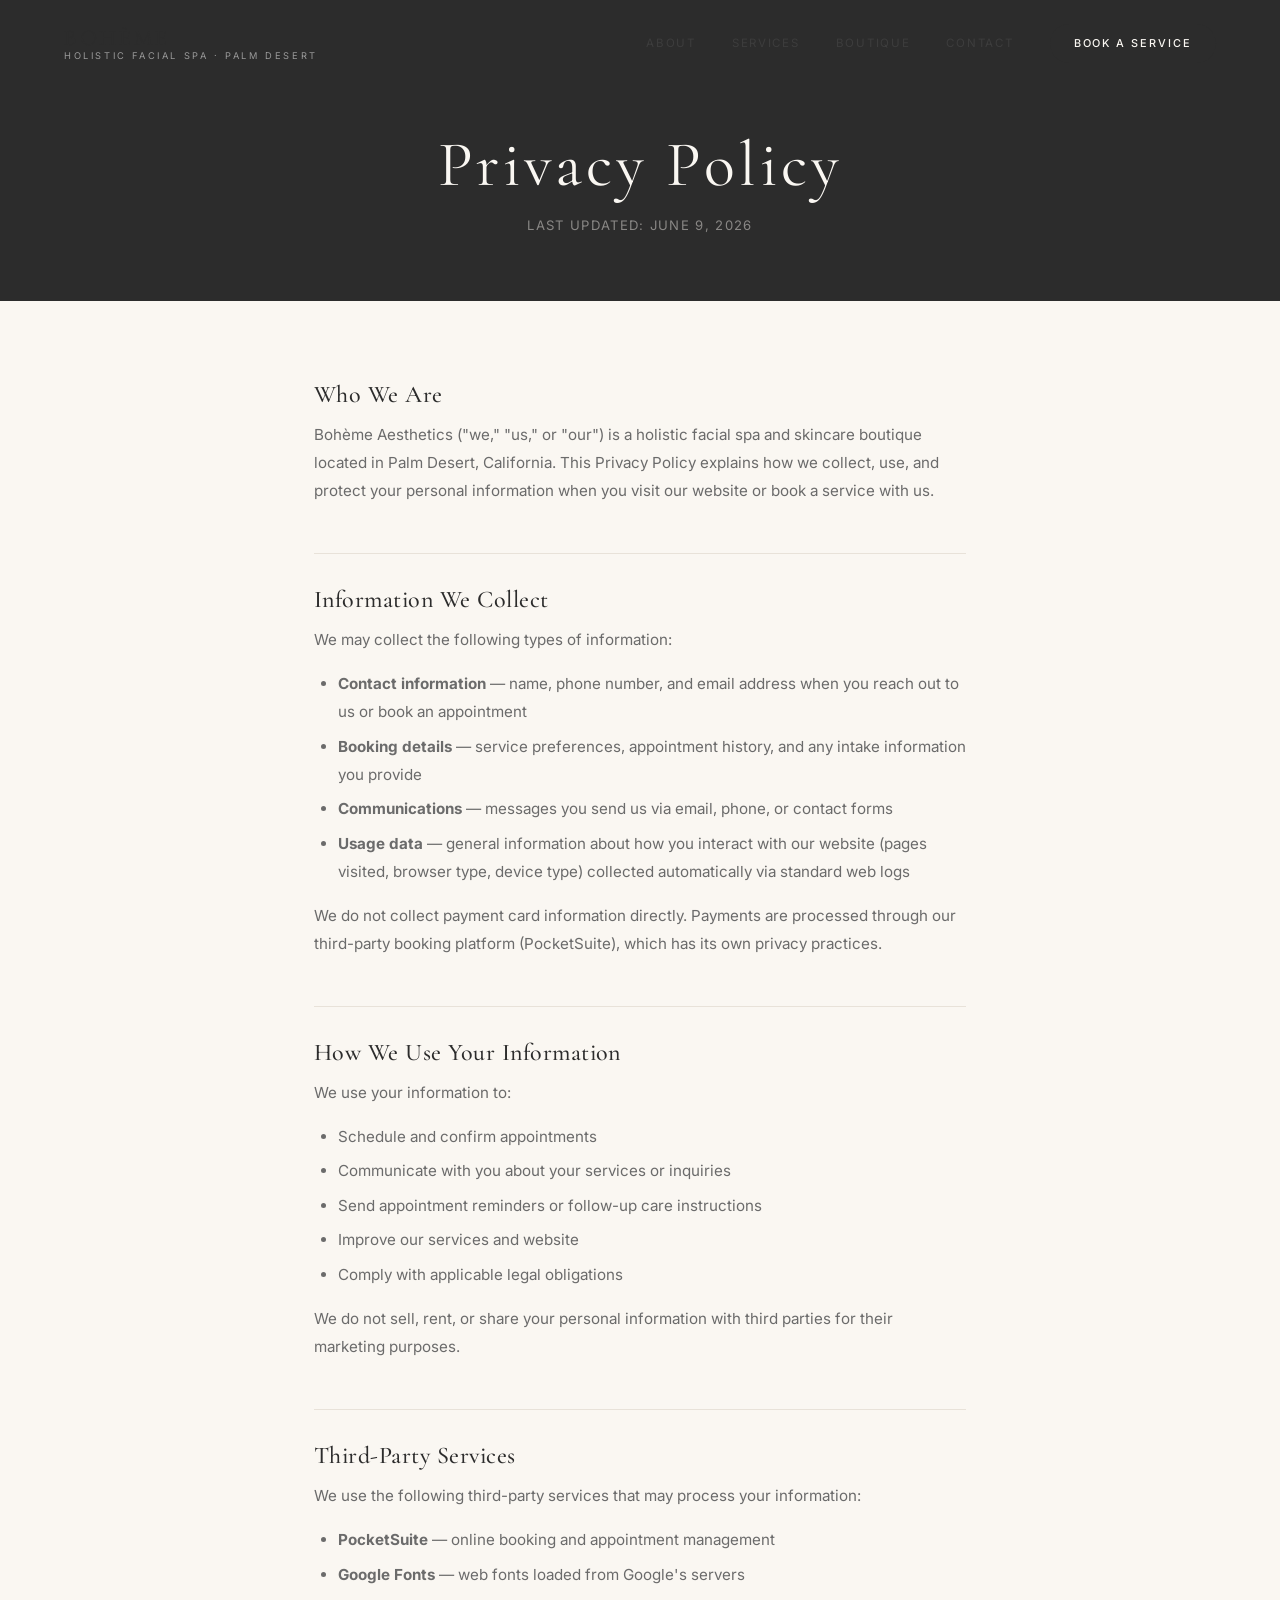
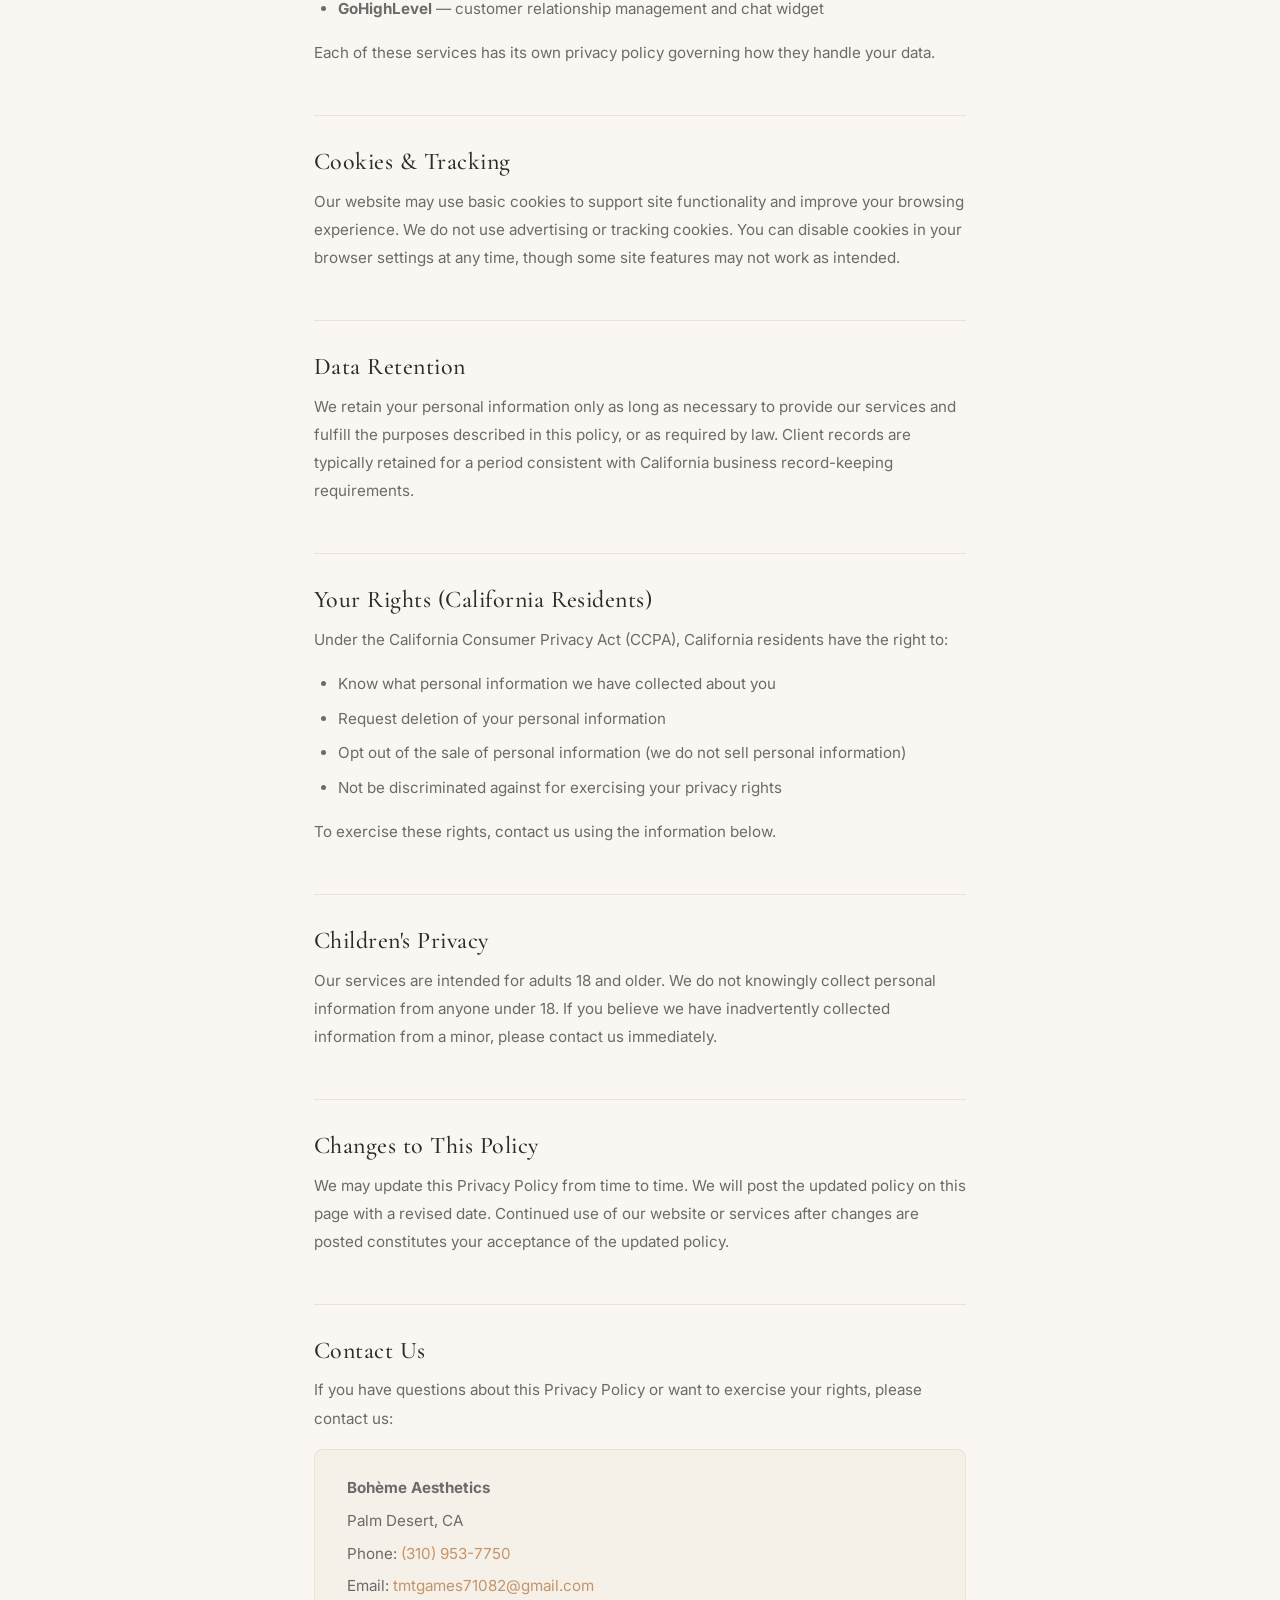
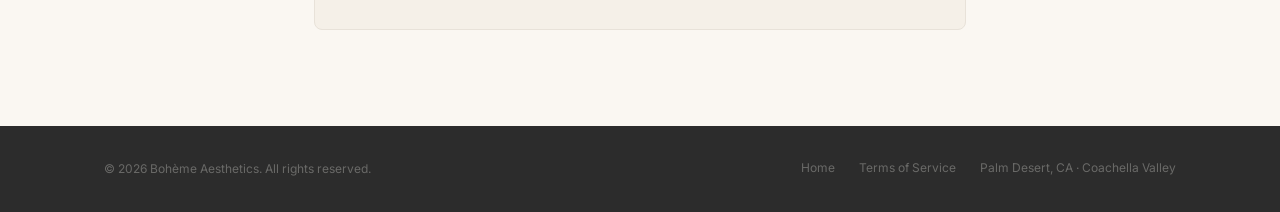
<file: privacy.html>
<!DOCTYPE html>
<html lang="en">
<head>
  <meta charset="UTF-8" />
  <meta name="viewport" content="width=device-width, initial-scale=1.0" />
  <title>Privacy Policy — Bohème Aesthetics</title>
  <meta name="description" content="Privacy Policy for Bohème Aesthetics, a holistic facial spa in Palm Desert, CA." />
  <meta name="robots" content="noindex, nofollow" />
  <link rel="preconnect" href="https://fonts.googleapis.com" />
  <link rel="preconnect" href="https://fonts.gstatic.com" crossorigin />
  <link href="https://fonts.googleapis.com/css2?family=Cormorant+Garamond:ital,wght@0,300;0,400;0,500;0,600;1,300;1,400;1,500&family=Inter:wght@300;400;500;600&display=swap" rel="stylesheet" />
  <link rel="stylesheet" href="css/main.css" />
  <link rel="stylesheet" href="css/nav.css" />
  <link rel="stylesheet" href="css/components.css" />
  <style>
    .legal-hero {
      background: var(--charcoal);
      padding: 8rem 0 4rem;
      text-align: center;
    }
    .legal-hero h1 {
      font-family: var(--font-head);
      font-size: clamp(2.2rem, 6vw, 4rem);
      color: var(--cream);
      font-weight: 400;
      letter-spacing: 0.06em;
      margin-bottom: 0.75rem;
    }
    .legal-hero p {
      font-size: 0.82rem;
      color: rgba(250,247,242,0.45);
      letter-spacing: 0.1em;
      text-transform: uppercase;
    }
    .legal-body {
      max-width: 780px;
      margin: 0 auto;
      padding: 5rem var(--side-pad) 6rem;
    }
    .legal-body h2 {
      font-family: var(--font-head);
      font-size: 1.5rem;
      font-weight: 500;
      color: var(--charcoal);
      margin: 3rem 0 0.75rem;
      padding-top: 2rem;
      border-top: 1px solid var(--border);
    }
    .legal-body h2:first-of-type { border-top: none; margin-top: 0; padding-top: 0; }
    .legal-body p {
      font-size: 0.95rem;
      color: var(--gray-1);
      line-height: 1.85;
      margin-bottom: 1rem;
    }
    .legal-body ul {
      list-style: disc;
      padding-left: 1.5rem;
      margin-bottom: 1rem;
    }
    .legal-body ul li {
      font-size: 0.95rem;
      color: var(--gray-1);
      line-height: 1.85;
      margin-bottom: 0.4rem;
    }
    .legal-body a { color: var(--rose); }
    .legal-body a:hover { opacity: 0.75; }
    .legal-contact-box {
      background: var(--cream-2, #f5f2ed);
      border: 1px solid var(--border);
      border-radius: 8px;
      padding: 1.5rem 2rem;
      margin-top: 1rem;
    }
    .legal-contact-box p { margin-bottom: 0.3rem; }
  </style>
</head>
<body>

  <div class="page-transition"></div>

  <!-- NAV -->
  <nav class="nav">
    <a href="index.html" class="nav-logo">
      <span class="nav-logo-main">Bohème</span>
      <span class="nav-logo-sub">Holistic Facial Spa · Palm Desert</span>
    </a>
    <div class="nav-links">
      <a href="about.html" class="nav-link">About</a>
      <a href="services.html" class="nav-link">Services</a>
      <a href="shop.html" class="nav-link">Boutique</a>
      <a href="contact.html" class="nav-link">Contact</a>
      <a href="https://pocketsuite.io/book/boheme-aesthetics/items/full-service-menu" class="nav-cta" target="_blank" rel="noopener">Book a Service</a>
    </div>
    <button class="nav-hamburger" aria-label="Toggle menu" aria-expanded="false">
      <span></span><span></span><span></span>
    </button>
  </nav>

  <!-- Mobile menu -->
  <div class="nav-mobile">
    <nav style="width:100%;">
      <a href="about.html" class="nav-mobile-link">About</a>
      <a href="services.html" class="nav-mobile-link">Services</a>
      <a href="shop.html" class="nav-mobile-link">Boutique</a>
      <a href="contact.html" class="nav-mobile-link">Contact</a>
    </nav>
    <a href="https://pocketsuite.io/book/boheme-aesthetics/items/full-service-menu" class="nav-mobile-cta" target="_blank" rel="noopener">Book a Service</a>
  </div>

  <!-- HERO -->
  <div class="legal-hero">
    <div class="container">
      <h1>Privacy Policy</h1>
      <p>Last updated: June 9, 2026</p>
    </div>
  </div>

  <!-- CONTENT -->
  <main class="legal-body">

    <h2>Who We Are</h2>
    <p>Bohème Aesthetics ("we," "us," or "our") is a holistic facial spa and skincare boutique located in Palm Desert, California. This Privacy Policy explains how we collect, use, and protect your personal information when you visit our website or book a service with us.</p>

    <h2>Information We Collect</h2>
    <p>We may collect the following types of information:</p>
    <ul>
      <li><strong>Contact information</strong> — name, phone number, and email address when you reach out to us or book an appointment</li>
      <li><strong>Booking details</strong> — service preferences, appointment history, and any intake information you provide</li>
      <li><strong>Communications</strong> — messages you send us via email, phone, or contact forms</li>
      <li><strong>Usage data</strong> — general information about how you interact with our website (pages visited, browser type, device type) collected automatically via standard web logs</li>
    </ul>
    <p>We do not collect payment card information directly. Payments are processed through our third-party booking platform (PocketSuite), which has its own privacy practices.</p>

    <h2>How We Use Your Information</h2>
    <p>We use your information to:</p>
    <ul>
      <li>Schedule and confirm appointments</li>
      <li>Communicate with you about your services or inquiries</li>
      <li>Send appointment reminders or follow-up care instructions</li>
      <li>Improve our services and website</li>
      <li>Comply with applicable legal obligations</li>
    </ul>
    <p>We do not sell, rent, or share your personal information with third parties for their marketing purposes.</p>

    <h2>Third-Party Services</h2>
    <p>We use the following third-party services that may process your information:</p>
    <ul>
      <li><strong>PocketSuite</strong> — online booking and appointment management</li>
      <li><strong>Google Fonts</strong> — web fonts loaded from Google's servers</li>
      <li><strong>GoHighLevel</strong> — customer relationship management and chat widget</li>
    </ul>
    <p>Each of these services has its own privacy policy governing how they handle your data.</p>

    <h2>Cookies & Tracking</h2>
    <p>Our website may use basic cookies to support site functionality and improve your browsing experience. We do not use advertising or tracking cookies. You can disable cookies in your browser settings at any time, though some site features may not work as intended.</p>

    <h2>Data Retention</h2>
    <p>We retain your personal information only as long as necessary to provide our services and fulfill the purposes described in this policy, or as required by law. Client records are typically retained for a period consistent with California business record-keeping requirements.</p>

    <h2>Your Rights (California Residents)</h2>
    <p>Under the California Consumer Privacy Act (CCPA), California residents have the right to:</p>
    <ul>
      <li>Know what personal information we have collected about you</li>
      <li>Request deletion of your personal information</li>
      <li>Opt out of the sale of personal information (we do not sell personal information)</li>
      <li>Not be discriminated against for exercising your privacy rights</li>
    </ul>
    <p>To exercise these rights, contact us using the information below.</p>

    <h2>Children's Privacy</h2>
    <p>Our services are intended for adults 18 and older. We do not knowingly collect personal information from anyone under 18. If you believe we have inadvertently collected information from a minor, please contact us immediately.</p>

    <h2>Changes to This Policy</h2>
    <p>We may update this Privacy Policy from time to time. We will post the updated policy on this page with a revised date. Continued use of our website or services after changes are posted constitutes your acceptance of the updated policy.</p>

    <h2>Contact Us</h2>
    <p>If you have questions about this Privacy Policy or want to exercise your rights, please contact us:</p>
    <div class="legal-contact-box">
      <p><strong>Bohème Aesthetics</strong></p>
      <p>Palm Desert, CA</p>
      <p>Phone: <a href="tel:+13109537750">(310) 953-7750</a></p>
      <p>Email: <a href="mailto:tmtgames71082@gmail.com">tmtgames71082@gmail.com</a></p>
    </div>

  </main>

  <!-- FOOTER -->
  <footer style="background:var(--charcoal);padding:2rem 0;position:relative;">
    <div class="container" style="padding-top:0;display:flex;justify-content:space-between;flex-wrap:wrap;gap:1rem;">
      <p style="font-size:0.75rem;color:rgba(250,247,242,0.3);">© 2026 Bohème Aesthetics. All rights reserved.</p>
      <div style="display:flex;gap:1.5rem;flex-wrap:wrap;">
        <a href="index.html" style="font-size:0.75rem;color:rgba(250,247,242,0.3);">Home</a>
        <a href="tos.html" style="font-size:0.75rem;color:rgba(250,247,242,0.3);">Terms of Service</a>
        <span style="font-size:0.75rem;color:rgba(250,247,242,0.3);">Palm Desert, CA · Coachella Valley</span>
      </div>
    </div>
  </footer>

  <script src="js/main.js"></script>
  <script src="js/popup.js"></script>
  <script
    src="https://widgets.leadconnectorhq.com/loader.js"
    data-resources-url="https://widgets.leadconnectorhq.com/chat-widget/loader.js"
    data-widget-id="6a272209cce0c0ecc8d1b4ca"
    data-source="WEB_USER">
  </script>
</body>
</html>
</file>
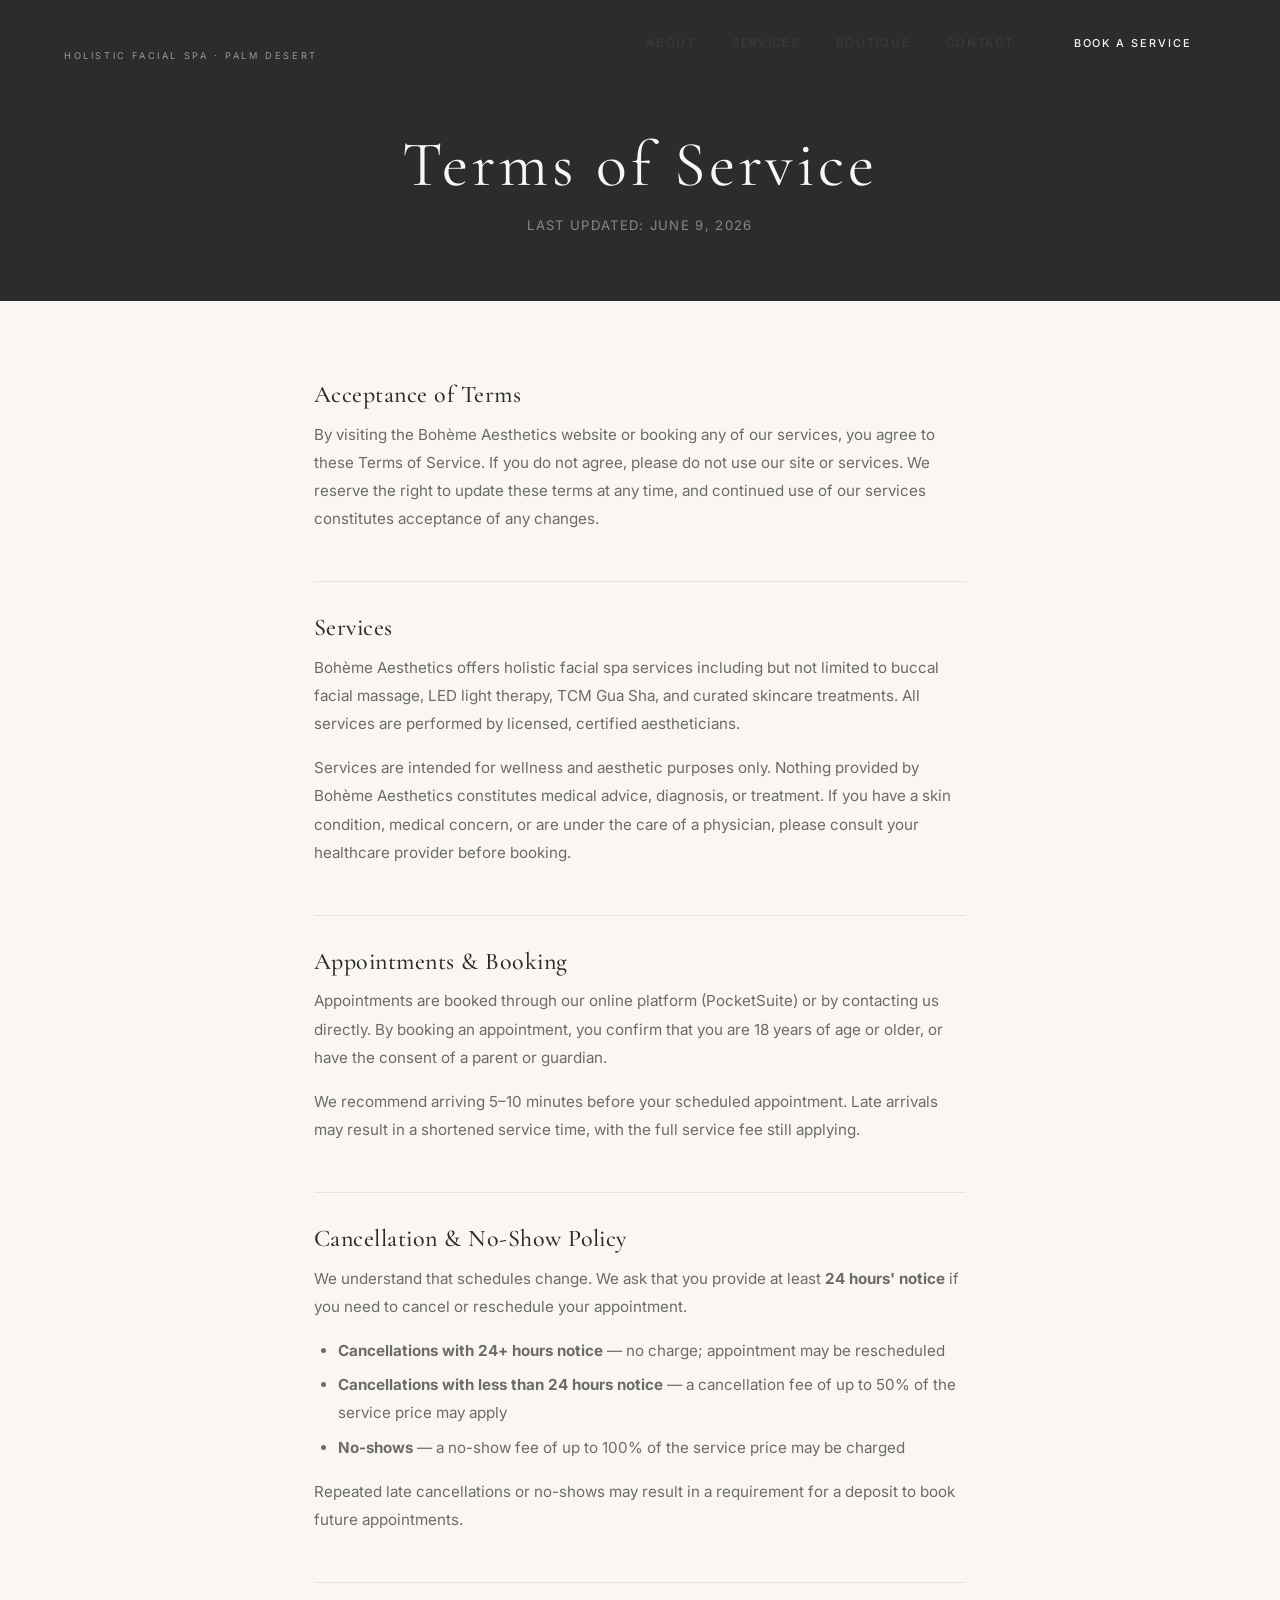
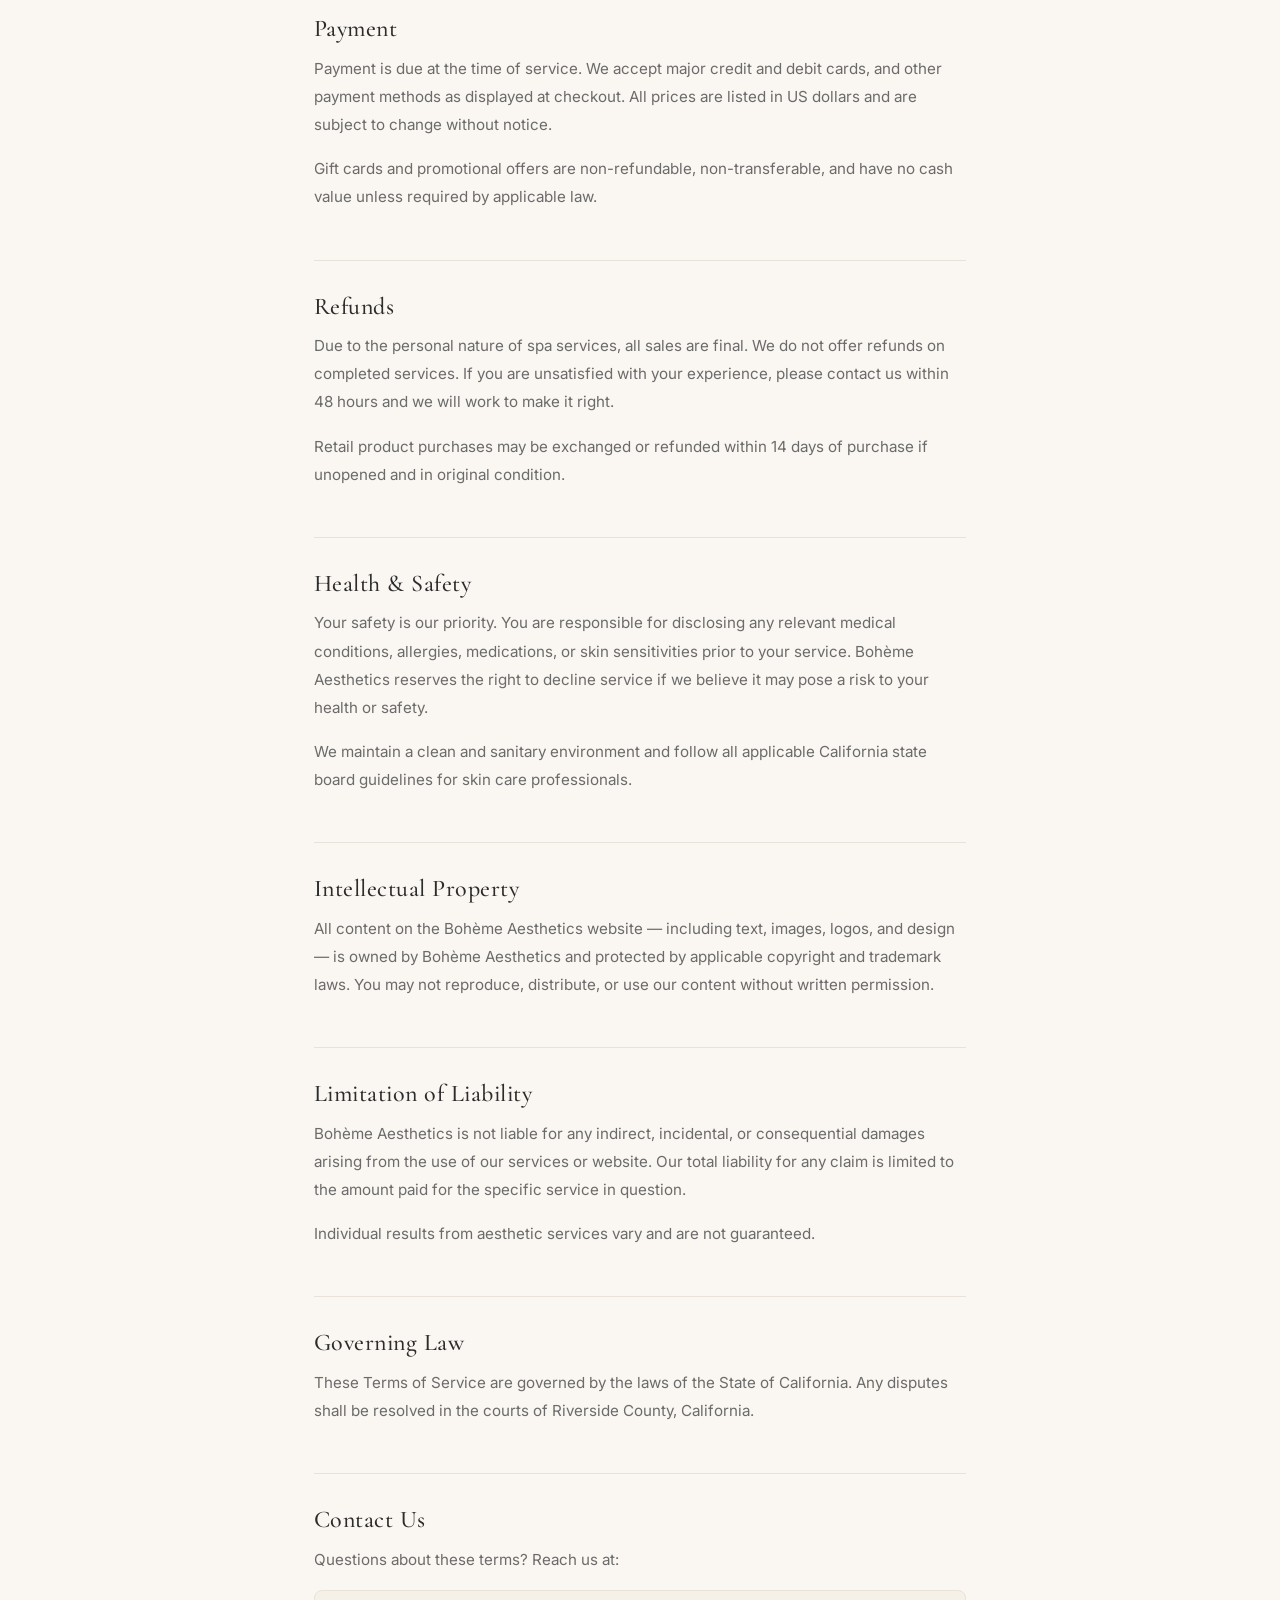
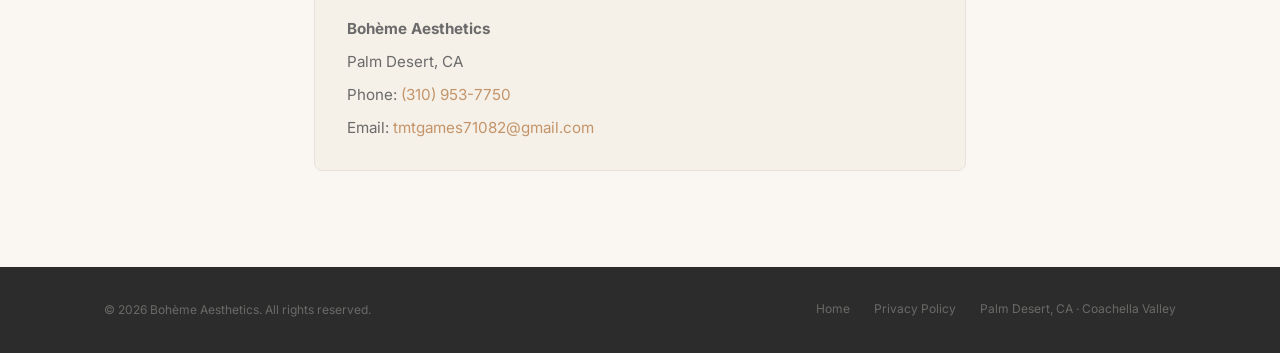
<file: tos.html>
<!DOCTYPE html>
<html lang="en">
<head>
  <meta charset="UTF-8" />
  <meta name="viewport" content="width=device-width, initial-scale=1.0" />
  <title>Terms of Service — Bohème Aesthetics</title>
  <meta name="description" content="Terms of Service for Bohème Aesthetics, a holistic facial spa in Palm Desert, CA." />
  <meta name="robots" content="noindex, nofollow" />
  <link rel="preconnect" href="https://fonts.googleapis.com" />
  <link rel="preconnect" href="https://fonts.gstatic.com" crossorigin />
  <link href="https://fonts.googleapis.com/css2?family=Cormorant+Garamond:ital,wght@0,300;0,400;0,500;0,600;1,300;1,400;1,500&family=Inter:wght@300;400;500;600&display=swap" rel="stylesheet" />
  <link rel="stylesheet" href="css/main.css" />
  <link rel="stylesheet" href="css/nav.css" />
  <link rel="stylesheet" href="css/components.css" />
  <style>
    .legal-hero {
      background: var(--charcoal);
      padding: 8rem 0 4rem;
      text-align: center;
    }
    .legal-hero h1 {
      font-family: var(--font-head);
      font-size: clamp(2.2rem, 6vw, 4rem);
      color: var(--cream);
      font-weight: 400;
      letter-spacing: 0.06em;
      margin-bottom: 0.75rem;
    }
    .legal-hero p {
      font-size: 0.82rem;
      color: rgba(250,247,242,0.45);
      letter-spacing: 0.1em;
      text-transform: uppercase;
    }
    .legal-body {
      max-width: 780px;
      margin: 0 auto;
      padding: 5rem var(--side-pad) 6rem;
    }
    .legal-body h2 {
      font-family: var(--font-head);
      font-size: 1.5rem;
      font-weight: 500;
      color: var(--charcoal);
      margin: 3rem 0 0.75rem;
      padding-top: 2rem;
      border-top: 1px solid var(--border);
    }
    .legal-body h2:first-of-type { border-top: none; margin-top: 0; padding-top: 0; }
    .legal-body p {
      font-size: 0.95rem;
      color: var(--gray-1);
      line-height: 1.85;
      margin-bottom: 1rem;
    }
    .legal-body ul {
      list-style: disc;
      padding-left: 1.5rem;
      margin-bottom: 1rem;
    }
    .legal-body ul li {
      font-size: 0.95rem;
      color: var(--gray-1);
      line-height: 1.85;
      margin-bottom: 0.4rem;
    }
    .legal-body a { color: var(--rose); }
    .legal-body a:hover { opacity: 0.75; }
    .legal-contact-box {
      background: var(--cream-2, #f5f2ed);
      border: 1px solid var(--border);
      border-radius: 8px;
      padding: 1.5rem 2rem;
      margin-top: 1rem;
    }
    .legal-contact-box p { margin-bottom: 0.3rem; }
  </style>
</head>
<body>

  <div class="page-transition"></div>

  <!-- NAV -->
  <nav class="nav">
    <a href="index.html" class="nav-logo">
      <span class="nav-logo-main">Bohème</span>
      <span class="nav-logo-sub">Holistic Facial Spa · Palm Desert</span>
    </a>
    <div class="nav-links">
      <a href="about.html" class="nav-link">About</a>
      <a href="services.html" class="nav-link">Services</a>
      <a href="shop.html" class="nav-link">Boutique</a>
      <a href="contact.html" class="nav-link">Contact</a>
      <a href="https://pocketsuite.io/book/boheme-aesthetics/items/full-service-menu" class="nav-cta" target="_blank" rel="noopener">Book a Service</a>
    </div>
    <button class="nav-hamburger" aria-label="Toggle menu" aria-expanded="false">
      <span></span><span></span><span></span>
    </button>
  </nav>

  <!-- Mobile menu -->
  <div class="nav-mobile">
    <nav style="width:100%;">
      <a href="about.html" class="nav-mobile-link">About</a>
      <a href="services.html" class="nav-mobile-link">Services</a>
      <a href="shop.html" class="nav-mobile-link">Boutique</a>
      <a href="contact.html" class="nav-mobile-link">Contact</a>
    </nav>
    <a href="https://pocketsuite.io/book/boheme-aesthetics/items/full-service-menu" class="nav-mobile-cta" target="_blank" rel="noopener">Book a Service</a>
  </div>

  <!-- HERO -->
  <div class="legal-hero">
    <div class="container">
      <h1>Terms of Service</h1>
      <p>Last updated: June 9, 2026</p>
    </div>
  </div>

  <!-- CONTENT -->
  <main class="legal-body">

    <h2>Acceptance of Terms</h2>
    <p>By visiting the Bohème Aesthetics website or booking any of our services, you agree to these Terms of Service. If you do not agree, please do not use our site or services. We reserve the right to update these terms at any time, and continued use of our services constitutes acceptance of any changes.</p>

    <h2>Services</h2>
    <p>Bohème Aesthetics offers holistic facial spa services including but not limited to buccal facial massage, LED light therapy, TCM Gua Sha, and curated skincare treatments. All services are performed by licensed, certified aestheticians.</p>
    <p>Services are intended for wellness and aesthetic purposes only. Nothing provided by Bohème Aesthetics constitutes medical advice, diagnosis, or treatment. If you have a skin condition, medical concern, or are under the care of a physician, please consult your healthcare provider before booking.</p>

    <h2>Appointments & Booking</h2>
    <p>Appointments are booked through our online platform (PocketSuite) or by contacting us directly. By booking an appointment, you confirm that you are 18 years of age or older, or have the consent of a parent or guardian.</p>
    <p>We recommend arriving 5–10 minutes before your scheduled appointment. Late arrivals may result in a shortened service time, with the full service fee still applying.</p>

    <h2>Cancellation & No-Show Policy</h2>
    <p>We understand that schedules change. We ask that you provide at least <strong>24 hours' notice</strong> if you need to cancel or reschedule your appointment.</p>
    <ul>
      <li><strong>Cancellations with 24+ hours notice</strong> — no charge; appointment may be rescheduled</li>
      <li><strong>Cancellations with less than 24 hours notice</strong> — a cancellation fee of up to 50% of the service price may apply</li>
      <li><strong>No-shows</strong> — a no-show fee of up to 100% of the service price may be charged</li>
    </ul>
    <p>Repeated late cancellations or no-shows may result in a requirement for a deposit to book future appointments.</p>

    <h2>Payment</h2>
    <p>Payment is due at the time of service. We accept major credit and debit cards, and other payment methods as displayed at checkout. All prices are listed in US dollars and are subject to change without notice.</p>
    <p>Gift cards and promotional offers are non-refundable, non-transferable, and have no cash value unless required by applicable law.</p>

    <h2>Refunds</h2>
    <p>Due to the personal nature of spa services, all sales are final. We do not offer refunds on completed services. If you are unsatisfied with your experience, please contact us within 48 hours and we will work to make it right.</p>
    <p>Retail product purchases may be exchanged or refunded within 14 days of purchase if unopened and in original condition.</p>

    <h2>Health & Safety</h2>
    <p>Your safety is our priority. You are responsible for disclosing any relevant medical conditions, allergies, medications, or skin sensitivities prior to your service. Bohème Aesthetics reserves the right to decline service if we believe it may pose a risk to your health or safety.</p>
    <p>We maintain a clean and sanitary environment and follow all applicable California state board guidelines for skin care professionals.</p>

    <h2>Intellectual Property</h2>
    <p>All content on the Bohème Aesthetics website — including text, images, logos, and design — is owned by Bohème Aesthetics and protected by applicable copyright and trademark laws. You may not reproduce, distribute, or use our content without written permission.</p>

    <h2>Limitation of Liability</h2>
    <p>Bohème Aesthetics is not liable for any indirect, incidental, or consequential damages arising from the use of our services or website. Our total liability for any claim is limited to the amount paid for the specific service in question.</p>
    <p>Individual results from aesthetic services vary and are not guaranteed.</p>

    <h2>Governing Law</h2>
    <p>These Terms of Service are governed by the laws of the State of California. Any disputes shall be resolved in the courts of Riverside County, California.</p>

    <h2>Contact Us</h2>
    <p>Questions about these terms? Reach us at:</p>
    <div class="legal-contact-box">
      <p><strong>Bohème Aesthetics</strong></p>
      <p>Palm Desert, CA</p>
      <p>Phone: <a href="tel:+13109537750">(310) 953-7750</a></p>
      <p>Email: <a href="mailto:tmtgames71082@gmail.com">tmtgames71082@gmail.com</a></p>
    </div>

  </main>

  <!-- FOOTER -->
  <footer style="background:var(--charcoal);padding:2rem 0;position:relative;">
    <div class="container" style="padding-top:0;display:flex;justify-content:space-between;flex-wrap:wrap;gap:1rem;">
      <p style="font-size:0.75rem;color:rgba(250,247,242,0.3);">© 2026 Bohème Aesthetics. All rights reserved.</p>
      <div style="display:flex;gap:1.5rem;flex-wrap:wrap;">
        <a href="index.html" style="font-size:0.75rem;color:rgba(250,247,242,0.3);">Home</a>
        <a href="privacy.html" style="font-size:0.75rem;color:rgba(250,247,242,0.3);">Privacy Policy</a>
        <span style="font-size:0.75rem;color:rgba(250,247,242,0.3);">Palm Desert, CA · Coachella Valley</span>
      </div>
    </div>
  </footer>

  <script src="js/main.js"></script>
  <script src="js/popup.js"></script>
  <script
    src="https://widgets.leadconnectorhq.com/loader.js"
    data-resources-url="https://widgets.leadconnectorhq.com/chat-widget/loader.js"
    data-widget-id="6a272209cce0c0ecc8d1b4ca"
    data-source="WEB_USER">
  </script>
</body>
</html>
</file>
<file: css/main.css>
/* ============================================================
   BOHEME AESTHETICS — Global Styles
   Design: Luxury spa · Soft, feminine, earthy
   Palette: Cream #FAF7F2 · Sage #8B9E7E · Rose #C4956A · Charcoal #2C2C2C
   Fonts: Cormorant Garamond (headlines) · Inter (body)
   ============================================================ */

@import url('https://fonts.googleapis.com/css2?family=Cormorant+Garamond:ital,wght@0,300;0,400;0,500;0,600;1,300;1,400;1,500&family=Inter:wght@300;400;500;600&display=swap');

/* ── Reset ────────────────────────────────────────────────── */
*, *::before, *::after { box-sizing: border-box; margin: 0; padding: 0; }

:root {
  --cream:       #FAF7F2;
  --cream-2:     #F5F0E8;
  --cream-3:     #EDE7DC;
  --sage:        #8B9E7E;
  --sage-light:  #A8B89C;
  --sage-dim:    rgba(139, 158, 126, 0.12);
  --rose:        #C4956A;
  --rose-light:  #D4AA85;
  --rose-dim:    rgba(196, 149, 106, 0.12);
  --charcoal:    #2C2C2C;
  --charcoal-2:  #3D3D3D;
  --gray-1:      #6B6B6B;
  --gray-2:      #9A9A9A;
  --gray-3:      #C8C4BE;
  --border:      #E8E2D9;
  --border-2:    #D9D1C6;

  --font-head:   'Cormorant Garamond', Georgia, serif;
  --font-body:   'Inter', system-ui, sans-serif;

  --r-sm:        2px;
  --r-md:        6px;
  --r-lg:        12px;
  --r-xl:        24px;
  --r-full:      100px;

  --space-xs:    0.5rem;
  --space-sm:    1rem;
  --space-md:    2rem;
  --space-lg:    4rem;
  --space-xl:    8rem;

  --max-w:       1200px;
  --side-pad:    clamp(1.5rem, 5vw, 5rem);

  --transition:  0.35s cubic-bezier(0.4, 0, 0.2, 1);
  --transition-slow: 0.65s cubic-bezier(0.4, 0, 0.2, 1);
}

html { scroll-behavior: smooth; font-size: 16px; -webkit-font-smoothing: antialiased; }

body {
  background: var(--cream);
  color: var(--charcoal);
  font-family: var(--font-body);
  font-size: 1rem;
  line-height: 1.7;
  overflow-x: hidden;
}

body.menu-open { overflow: hidden; }

/* ── Typography ───────────────────────────────────────────── */
h1, h2, h3, h4 {
  font-family: var(--font-head);
  font-weight: 400;
  line-height: 1.15;
  letter-spacing: 0.02em;
  color: var(--charcoal);
}

h1 { font-size: clamp(2.5rem, 6vw, 5.5rem); }
h2 { font-size: clamp(2rem, 4vw, 3.8rem); }
h3 { font-size: clamp(1.5rem, 3vw, 2.5rem); }
h4 { font-size: clamp(1.2rem, 2vw, 1.8rem); }

p { font-size: clamp(0.9rem, 1.3vw, 1rem); color: var(--gray-1); line-height: 1.8; }

a { color: inherit; text-decoration: none; }
img { display: block; max-width: 100%; }
ul, ol { list-style: none; }

/* ── Layout ───────────────────────────────────────────────── */
.container {
  width: 100%;
  max-width: var(--max-w);
  margin: 0 auto;
  padding: 0 var(--side-pad);
}

.section { padding: var(--space-xl) 0; }
.section--sm { padding: var(--space-lg) 0; }
.section--xs { padding: var(--space-md) 0; }

/* ── Section labels ───────────────────────────────────────── */
.eyebrow {
  display: block;
  font-family: var(--font-body);
  font-size: 0.68rem;
  font-weight: 500;
  letter-spacing: 0.22em;
  text-transform: uppercase;
  color: var(--sage);
  margin-bottom: 0.75rem;
}

.eyebrow--rose { color: var(--rose); }

/* ── Decorative divider ───────────────────────────────────── */
.ornament {
  display: flex;
  align-items: center;
  gap: 0.75rem;
  margin: 1.5rem 0;
}

.ornament::before,
.ornament::after {
  content: '';
  flex: 1;
  height: 1px;
  background: var(--border);
}

.ornament-symbol {
  font-size: 0.7rem;
  color: var(--rose);
  letter-spacing: 0.15em;
}

/* ── Page transition ──────────────────────────────────────── */
.page-transition {
  position: fixed;
  inset: 0;
  background: var(--cream);
  z-index: 9998;
  pointer-events: none;
  opacity: 0;
}

/* ── Scroll fade initial states ───────────────────────────── */
.fade-up   { opacity: 0; transform: translateY(40px); }
.fade-in   { opacity: 0; }
.fade-left { opacity: 0; transform: translateX(-40px); }
.fade-right { opacity: 0; transform: translateX(40px); }

@media (prefers-reduced-motion: reduce) {
  .fade-up, .fade-in, .fade-left, .fade-right { opacity: 1 !important; transform: none !important; }
}

/* ── Utilities ────────────────────────────────────────────── */
.text-center { text-align: center; }
.text-sage   { color: var(--sage); }
.text-rose   { color: var(--rose); }
.text-gray   { color: var(--gray-2); }
.italic      { font-style: italic; }

.grid-2 { display: grid; grid-template-columns: repeat(2, 1fr); gap: var(--space-md); }
.grid-3 { display: grid; grid-template-columns: repeat(3, 1fr); gap: var(--space-md); }
.grid-4 { display: grid; grid-template-columns: repeat(4, 1fr); gap: 1.5rem; }

@media (max-width: 900px) {
  .grid-3 { grid-template-columns: repeat(2, 1fr); }
  .grid-4 { grid-template-columns: repeat(2, 1fr); }
  /* Collapse all inline 2-col grids inside sections (hero, philosophy, about, boutique, etc.) */
  section [style*="grid-template-columns:1fr 1fr"] {
    grid-template-columns: 1fr !important;
    gap: 2.5rem !important;
  }
}
@media (max-width: 640px) {
  .grid-2, .grid-3, .grid-4 { grid-template-columns: 1fr; }
  .section { padding: 3.5rem 0; }
  .section--sm { padding: 2rem 0; }
  /* Award badge: pull out of absolute position when grid stacks */
  .award-badge {
    position: static !important;
    margin-top: 1.25rem;
    display: inline-block;
  }
  /* Reduce oversized inline gaps when sections stack */
  section [style*="gap:5rem"],
  section [style*="gap:6rem"] {
    gap: 2rem !important;
  }
  /* Hero scroll indicator hidden on small screens */
  .hero-scroll { display: none !important; }
}
</file>
<file: css/nav.css>
/* ============================================================
   BOHEME AESTHETICS — Navigation
   ============================================================ */

.nav {
  position: fixed;
  top: 0; left: 0; right: 0;
  z-index: 1000;
  padding: 1.5rem var(--side-pad);
  display: flex;
  align-items: center;
  justify-content: space-between;
  transition: background-color var(--transition), backdrop-filter var(--transition), padding var(--transition), border-bottom var(--transition);
}

.nav.scrolled {
  background: rgba(250, 247, 242, 0.96);
  backdrop-filter: blur(12px);
  -webkit-backdrop-filter: blur(12px);
  border-bottom: 1px solid var(--border);
  padding: 1rem var(--side-pad);
}

/* Logo */
.nav-logo {
  display: flex;
  flex-direction: column;
  line-height: 1;
}

.nav-logo-main {
  font-family: var(--font-head);
  font-size: 1.4rem;
  font-weight: 400;
  letter-spacing: 0.12em;
  color: var(--charcoal);
  text-transform: uppercase;
  transition: color var(--transition);
}

.nav-logo-main:hover { color: var(--sage); }

.nav-logo-sub {
  font-size: 0.58rem;
  font-weight: 400;
  letter-spacing: 0.28em;
  text-transform: uppercase;
  color: var(--gray-2);
  margin-top: 2px;
}

/* Desktop links */
.nav-links {
  display: flex;
  align-items: center;
  gap: 2.25rem;
}

.nav-link {
  font-size: 0.72rem;
  font-weight: 400;
  letter-spacing: 0.15em;
  text-transform: uppercase;
  color: var(--charcoal-2);
  position: relative;
  transition: color var(--transition);
}

.nav-link::after {
  content: '';
  position: absolute;
  bottom: -3px;
  left: 0;
  width: 0;
  height: 1px;
  background: var(--rose);
  transition: width var(--transition);
}

.nav-link:hover { color: var(--charcoal); }
.nav-link:hover::after { width: 100%; }

/* Book CTA */
.nav-cta {
  display: inline-flex;
  align-items: center;
  gap: 0.5rem;
  font-size: 0.68rem;
  font-weight: 500;
  letter-spacing: 0.18em;
  text-transform: uppercase;
  color: var(--cream);
  background: var(--charcoal);
  padding: 0.65rem 1.5rem;
  border-radius: var(--r-full);
  transition: background-color var(--transition), transform var(--transition);
}

.nav-cta:hover {
  background: var(--rose);
  transform: translateY(-1px);
}

/* Hamburger */
.nav-hamburger {
  display: none;
  flex-direction: column;
  gap: 5px;
  width: 26px;
  background: none;
  border: none;
  cursor: pointer;
  padding: 0;
  z-index: 1002;
}

.nav-hamburger span {
  display: block;
  width: 100%;
  height: 1px;
  background: var(--charcoal);
  transition: transform 0.3s ease, opacity 0.3s ease;
}

.nav-hamburger.active span:nth-child(1) { transform: translateY(6px) rotate(45deg); }
.nav-hamburger.active span:nth-child(2) { opacity: 0; }
.nav-hamburger.active span:nth-child(3) { transform: translateY(-6px) rotate(-45deg); }

/* Mobile overlay */
.nav-mobile {
  position: fixed;
  inset: 0;
  background: var(--cream);
  z-index: 1001;
  display: flex;
  flex-direction: column;
  justify-content: center;
  align-items: flex-start;
  padding: 0 var(--side-pad);
  opacity: 0;
  pointer-events: none;
  transition: opacity 0.35s ease;
}

.nav-mobile.open { opacity: 1; pointer-events: all; }

.nav-mobile-link {
  font-family: var(--font-head);
  font-size: clamp(2.5rem, 7vw, 3.5rem);
  color: var(--charcoal);
  border-bottom: 1px solid var(--border);
  padding: 1rem 0;
  width: 100%;
  letter-spacing: 0.05em;
  transition: color var(--transition), padding-left var(--transition);
  display: block;
}

.nav-mobile-link:hover { color: var(--rose); padding-left: 0.75rem; }

.nav-mobile-cta {
  margin-top: 2rem;
  display: inline-flex;
  font-size: 0.75rem;
  font-weight: 500;
  letter-spacing: 0.18em;
  text-transform: uppercase;
  color: var(--cream);
  background: var(--charcoal);
  padding: 1rem 2rem;
  border-radius: var(--r-full);
}

@media (max-width: 900px) {
  .nav-links { display: none; }
  .nav-hamburger { display: flex; }
}
</file>
<file: css/components.css>
/* ============================================================
   BOHEME AESTHETICS — Components
   Buttons, cards, service tiles, product grid, forms
   ============================================================ */

/* ── Buttons ──────────────────────────────────────────────── */
.btn {
  display: inline-flex;
  align-items: center;
  gap: 0.5rem;
  font-family: var(--font-body);
  font-size: 0.68rem;
  font-weight: 500;
  letter-spacing: 0.18em;
  text-transform: uppercase;
  padding: 0.9rem 2rem;
  border-radius: var(--r-full);
  border: 1px solid transparent;
  cursor: pointer;
  transition: background-color var(--transition), border-color var(--transition), color var(--transition), transform var(--transition), box-shadow var(--transition);
  text-decoration: none;
  white-space: nowrap;
}

.btn-dark {
  background: var(--charcoal);
  color: var(--cream);
  border-color: var(--charcoal);
}
.btn-dark:hover {
  background: var(--charcoal-2);
  transform: translateY(-2px);
  box-shadow: 0 6px 20px rgba(44, 44, 44, 0.2);
}

.btn-outline {
  background: transparent;
  color: var(--charcoal);
  border-color: var(--charcoal);
}
.btn-outline:hover {
  background: var(--charcoal);
  color: var(--cream);
}

.btn-sage {
  background: var(--sage);
  color: var(--cream);
  border-color: var(--sage);
}
.btn-sage:hover {
  background: var(--sage-light);
  transform: translateY(-2px);
}

.btn-outline-sage {
  background: transparent;
  color: var(--sage);
  border-color: var(--sage);
}
.btn-outline-sage:hover {
  background: var(--sage);
  color: var(--cream);
}

.btn-group {
  display: flex;
  align-items: center;
  gap: 1rem;
  flex-wrap: wrap;
}

/* ── Service Cards ────────────────────────────────────────── */
.service-card {
  background: var(--cream-2);
  border: 1px solid var(--border);
  border-radius: var(--r-lg);
  padding: 2.5rem;
  display: flex;
  flex-direction: column;
  gap: 1.25rem;
  transition: transform var(--transition), border-color var(--transition), box-shadow var(--transition);
}

.service-card:hover {
  transform: translateY(-4px);
  border-color: var(--rose-light);
  box-shadow: 0 12px 40px rgba(196, 149, 106, 0.1);
}

.service-duration-price {
  display: flex;
  align-items: center;
  justify-content: space-between;
  font-size: 0.75rem;
  font-weight: 500;
  letter-spacing: 0.1em;
  text-transform: uppercase;
}

.service-duration { color: var(--sage); }
.service-price {
  font-family: var(--font-head);
  font-size: 1.75rem;
  color: var(--charcoal);
  letter-spacing: 0.02em;
  font-weight: 300;
}

.service-name {
  font-family: var(--font-head);
  font-size: 2rem;
  color: var(--charcoal);
  font-weight: 400;
  line-height: 1.2;
}

.service-tagline {
  font-style: italic;
  font-family: var(--font-head);
  font-size: 1rem;
  color: var(--gray-1);
}

.service-desc {
  font-size: 0.875rem;
  color: var(--gray-1);
  line-height: 1.8;
}

/* ── Product Grid ─────────────────────────────────────────── */
.product-card {
  display: flex;
  flex-direction: column;
  gap: 0.75rem;
  cursor: pointer;
  text-decoration: none;
  color: inherit;
}

.product-img {
  aspect-ratio: 1;
  background: var(--cream-2);
  border: 1px solid var(--border);
  border-radius: var(--r-md);
  overflow: hidden;
  display: flex;
  align-items: center;
  justify-content: center;
  transition: border-color var(--transition);
}

.product-img:hover { border-color: var(--rose-light); }

.product-img img {
  width: 100%;
  height: 100%;
  object-fit: cover;
  transition: transform 0.5s ease;
}

.product-card:hover .product-img img { transform: scale(1.04); }

.product-brand {
  font-size: 0.65rem;
  font-weight: 600;
  letter-spacing: 0.2em;
  text-transform: uppercase;
  color: var(--sage);
}

.product-name {
  font-family: var(--font-head);
  font-size: 1.1rem;
  color: var(--charcoal);
  line-height: 1.3;
}

.product-price {
  font-size: 0.875rem;
  color: var(--gray-1);
}

.btn-sm {
  font-size: 0.72rem;
  padding: 0.5rem 1.1rem;
}

/* ── Testimonial ──────────────────────────────────────────── */
.testimonial {
  background: var(--cream-2);
  border: 1px solid var(--border);
  border-radius: var(--r-lg);
  padding: 2.5rem;
}

.testimonial-stars {
  color: var(--rose);
  font-size: 0.85rem;
  letter-spacing: 0.1em;
  margin-bottom: 1rem;
}

.testimonial-text {
  font-family: var(--font-head);
  font-size: 1.2rem;
  font-style: italic;
  color: var(--charcoal);
  line-height: 1.6;
  margin-bottom: 1.5rem;
}

.testimonial-author {
  display: flex;
  align-items: center;
  gap: 0.75rem;
}

.testimonial-avatar {
  width: 40px;
  height: 40px;
  border-radius: 50%;
  background: var(--sage-dim);
  border: 1px solid var(--border);
  display: flex;
  align-items: center;
  justify-content: center;
  font-family: var(--font-head);
  font-size: 1.1rem;
  color: var(--sage);
}

.testimonial-name {
  font-weight: 600;
  font-size: 0.85rem;
  color: var(--charcoal);
}

.testimonial-role { font-size: 0.75rem; color: var(--gray-2); }

/* ── Credential items ─────────────────────────────────────── */
.credential-item {
  display: flex;
  align-items: flex-start;
  gap: 0.75rem;
  padding: 0.9rem 0;
  border-bottom: 1px solid var(--border);
}

.credential-item:last-child { border-bottom: none; }

.credential-dot {
  width: 6px;
  height: 6px;
  border-radius: 50%;
  background: var(--rose);
  flex-shrink: 0;
  margin-top: 0.45em;
}

.credential-text { font-size: 0.875rem; color: var(--charcoal-2); line-height: 1.5; }

/* ── Image with parallax wrapper ──────────────────────────── */
.parallax-wrap {
  overflow: hidden;
  border-radius: var(--r-lg);
}

.parallax-img {
  width: 100%;
  height: 120%;
  object-fit: cover;
  transform: translateY(-10%);
  will-change: transform;
}

/* ── Divider line ─────────────────────────────────────────── */
.line-divider {
  width: 100%;
  height: 1px;
  background: var(--border);
}

.line-divider--short {
  width: 3rem;
  background: var(--rose);
  height: 1px;
  margin: 1.25rem 0;
}

/* ── Footer grid background ───────────────────────────────── */
.footer-grid-bg {
  background-image:
    linear-gradient(var(--border) 1px, transparent 1px),
    linear-gradient(90deg, var(--border) 1px, transparent 1px);
  background-size: 40px 40px;
  opacity: 0.4;
}

/* ── Category filter pills ────────────────────────────────── */
.filter-pills {
  display: flex;
  flex-wrap: wrap;
  gap: 0.5rem;
  margin-bottom: 2.5rem;
}

.filter-pill {
  font-size: 0.65rem;
  font-weight: 500;
  letter-spacing: 0.15em;
  text-transform: uppercase;
  color: var(--gray-1);
  border: 1px solid var(--border);
  padding: 0.4rem 1rem;
  border-radius: var(--r-full);
  cursor: pointer;
  background: none;
  transition: background-color var(--transition), border-color var(--transition), color var(--transition);
}

.filter-pill.active,
.filter-pill:hover {
  background: var(--charcoal);
  color: var(--cream);
  border-color: var(--charcoal);
}
</file>
